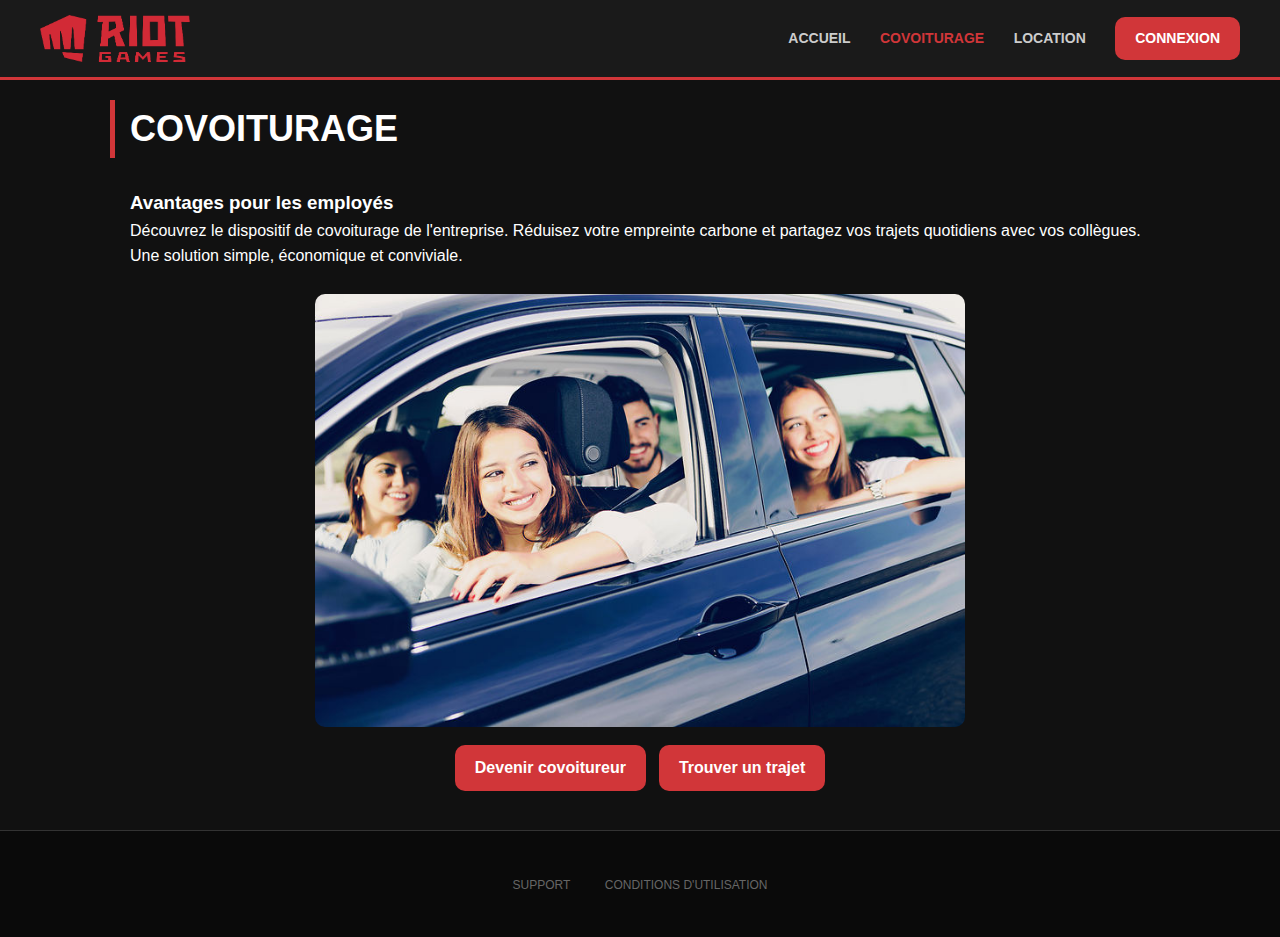
<file: Maquette Finale/AccueilCovoiturage.html>
<!DOCTYPE html>
<html lang="fr">
<head>
    <meta charset="UTF-8">
    <title>Covoiturage - Riot Games</title>
    <link rel="stylesheet" href="css/AccueilCovoiturage.css">
</head>
<body>

    <header>
        <img id="logo" src="img/pngegg.png" alt="">
        <nav>
            <a href="index.html">Accueil</a>
            <a href="AccueilCovoiturage.html"  style="color: #d13639;">Covoiturage</a>
            <a href="AccueilLocation.html">Location</a>
            <a href="SeConnecter.html" class="bouton-rouge">Connexion</a>
        </nav>
    </header>

    <main>
        <section>
            <h2>Covoiturage</h2>
            
            <div class="bloc-info">
                
                
                <div>
                    <h3>Avantages pour les employés</h3>
                    <p>
                        Découvrez le dispositif de covoiturage de l'entreprise. 
                        Réduisez votre empreinte carbone et partagez vos trajets quotidiens 
                        avec vos collègues. Une solution simple, économique et conviviale.
                    </p>
                    
                    <br>

                <img id="image_cov"src="./img/covoiturage-img.jpg" >

                    <div class="actions-boutons">
                        <a href="DevenirCovoitureur.html" class="bouton-rouge">Devenir covoitureur</a>
                        <a href="TrouverTrajet.html" class="bouton-rouge">Trouver un trajet</a>
                    </div>
                </div>

            </div>
        </section>
    </main>

    <footer>
        <a href="#">Support</a>
        <a href="#">Conditions d'utilisation</a>
    </footer>

</body>
</html>
</file>
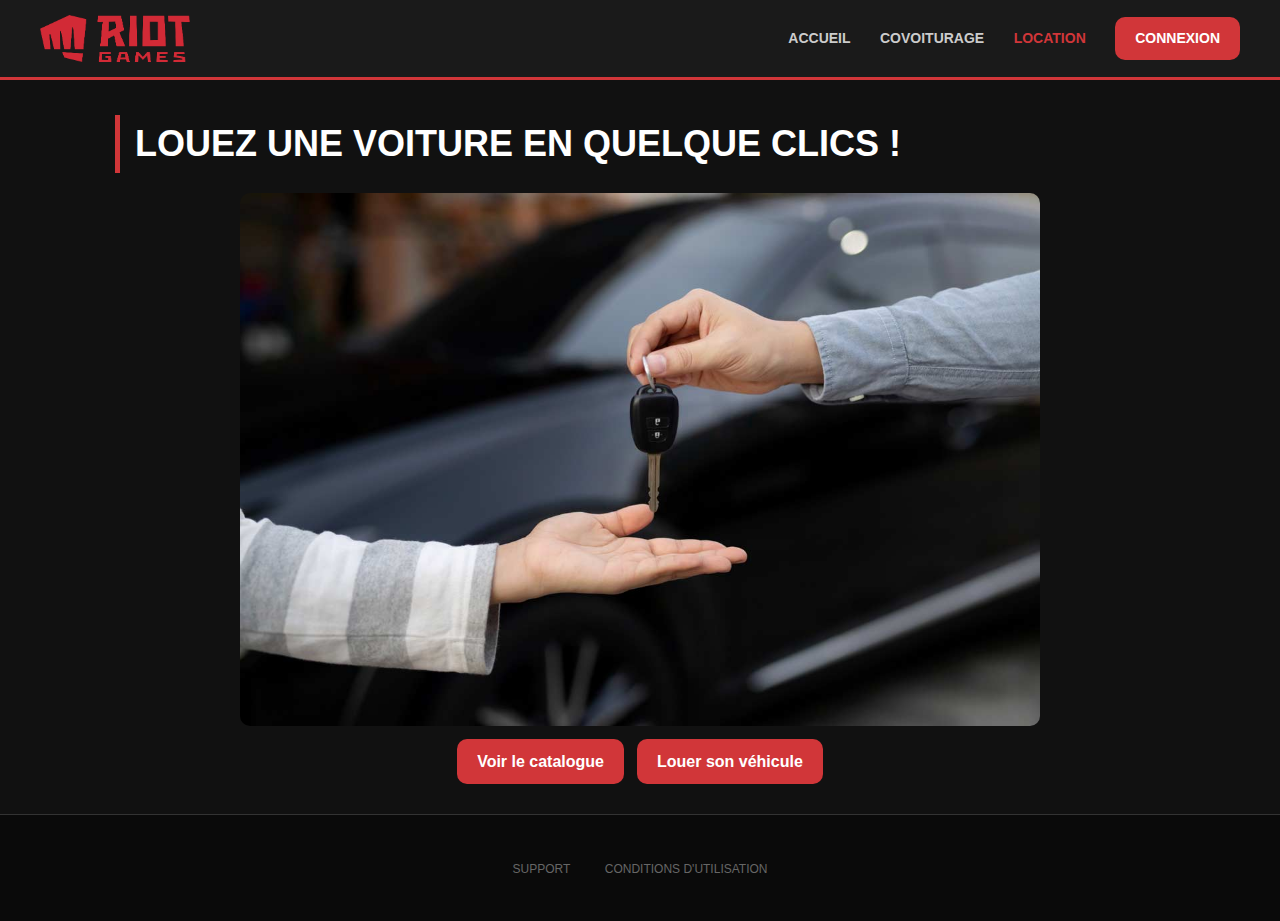
<file: Maquette Finale/AccueilLocation.html>
<!DOCTYPE html>
<html lang="fr">
<head>
    <meta charset="UTF-8">
    <title>Accueil Location - Riot Games</title>
    <link rel="stylesheet" href="css/AccueilLocation.css">
</head>
<body>

    <header>
        <img id="logo" src="img/pngegg.png" alt="">
        <nav>
            <a href="index.html">Accueil</a>
            <a href="AccueilCovoiturage.html">Covoiturage</a>
            <a href="AccueilLocation.html" style="color: #d13639;">Location</a>
            <a href="SeConnecter.html" class="bouton-rouge">Connexion</a>
        </nav>
    </header>

    <main>
        <section>
            <h2>Louez une voiture en quelque clics ! </h2>
                
            </section>

            <section class="galerie-images">
                <div class="cadre-image">
                    <img id="image_loc"src="./img/location.jpg" alt="Flotte de véhicules">
                </div>
            </section>

                    <div class="actions-boutons">
                        <a href="PageLocation.html" class="bouton-rouge">Voir le catalogue</a>
                        <a href="LouerSonVehicule.html" class="bouton-rouge">Louer son véhicule</a>
                    </div>
    </main>

    <footer>
        <a href="#">Support</a>
        <a href="#">Conditions d'utilisation</a>
    </footer>

</body>
</html>
</file>
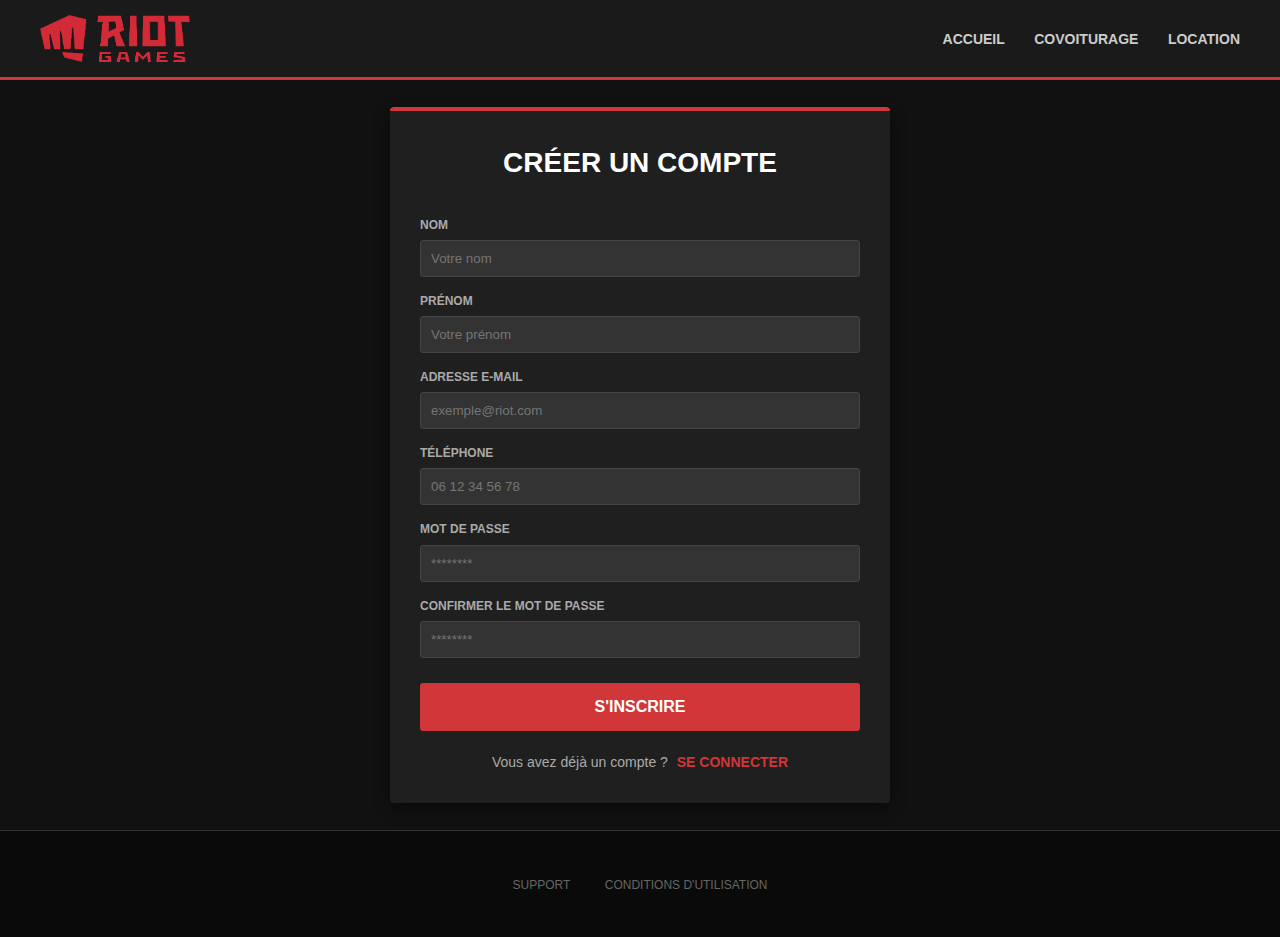
<file: Maquette Finale/CreerUnCompte.html>
<!DOCTYPE html>
<html lang="fr">
<head>
    <meta charset="UTF-8">
    <title>Créer un compte - Riot Games</title>
    <link rel="stylesheet" href="css/CreerUnCompte.css">
</head>
<body>

    <header>
        <img id="logo" src="img/pngegg.png" alt="">
        <nav>
            <a href="index.html">Accueil</a>
            <a href="AccueilCovoiturage.html">Covoiturage</a>
            <a href="AccueilLocation.html">Location</a>

        </nav>
    </header>

    <main>
        <div class="boite-inscription">
            <h2>Créer un compte</h2>
            
            <form>
                <label for="nom">Nom</label>
                <input type="text" id="nom" placeholder="Votre nom">

                <label for="prenom">Prénom</label>
                <input type="text" id="prenom" placeholder="Votre prénom">

                <label for="email">Adresse e-mail</label>
                <input type="email" id="email" placeholder="exemple@riot.com">

                <label for="tel">Téléphone</label>
                <input type="tel" id="tel" placeholder="06 12 34 56 78">

                <label for="mdp">Mot de passe</label>
                <input type="password" id="mdp" placeholder="********">

                <label for="mdp-confirm">Confirmer le mot de passe</label>
                <input type="password" id="mdp-confirm" placeholder="********">

                <button type="submit">S'inscrire</button>
            </form>

            <div class="lien-bas">
                <p>Vous avez déjà un compte ? <a href="SeConnecter.html" class="lien-rouge">Se connecter</a></p>
            </div>
        </div>
    </main>

    <footer>
        <a href="#">Support</a>
        <a href="#">Conditions d'utilisation</a>
    </footer>

</body>
</html>
</file>
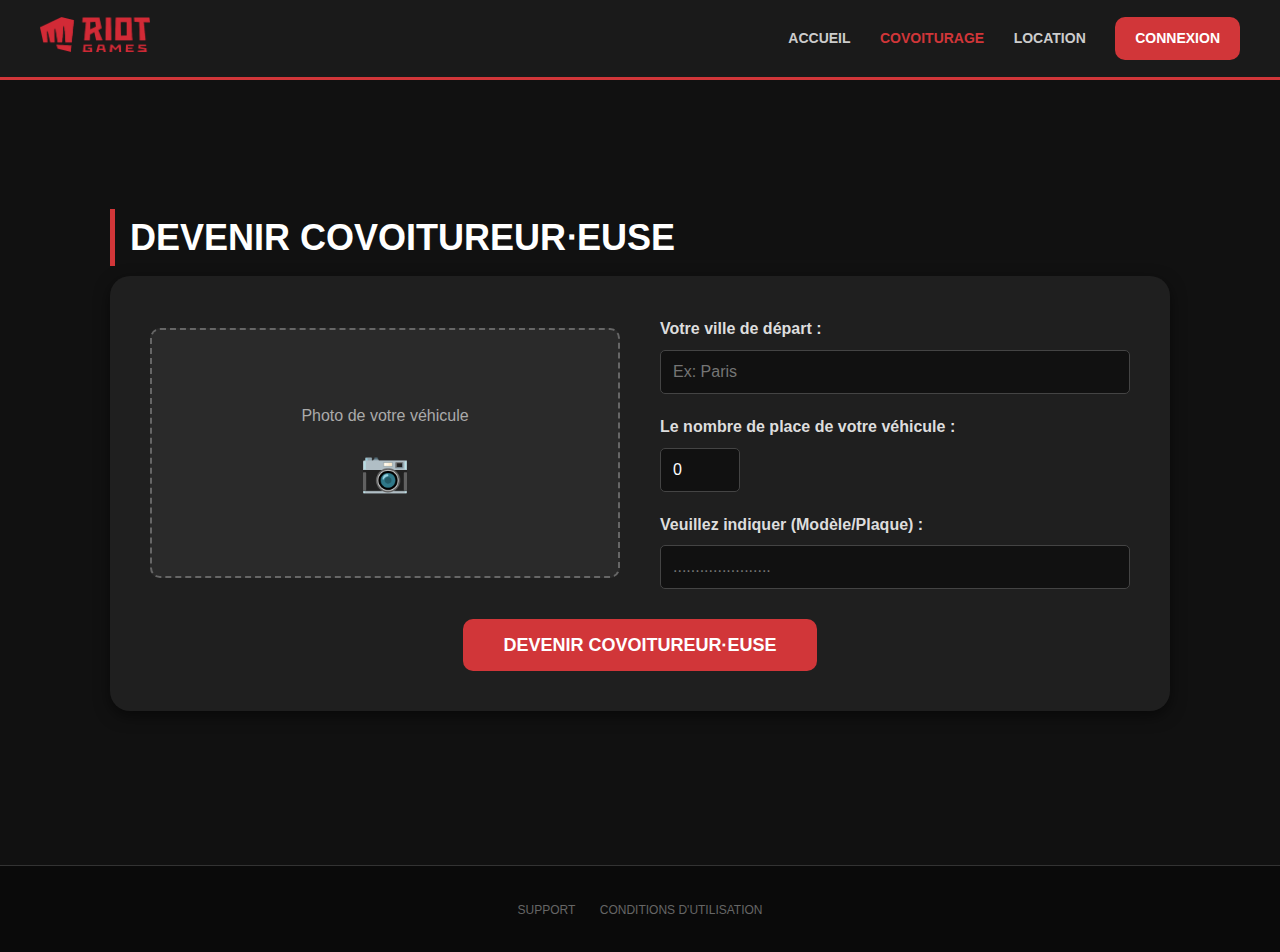
<file: Maquette Finale/DevenirCovoitureur.html>
<!DOCTYPE html>
<html lang="fr">
<head>
    <meta charset="UTF-8">
    <title>Devenir Covoitureur - Riot Games</title>
    <link rel="stylesheet" href="css/acceuil.css">
    <link rel="stylesheet" href="css/covoitureur.css">
</head>
<body>

    <header>
        <a href="https://www.riotgames.com/fr"> 
            <img id="logo" src="img/pngegg.png" alt="Logo Riot Games">
        </a>
        
        <nav>
            <a href="index.html">Accueil</a>
            <a href="AccueilCovoiturage.html" class="souligne-rouge" style="color: #d13639;">Covoiturage</a>
            <a href="AccueilLocation.html">Location</a>
            <a href="SeConnecter.html" class="bouton-rouge">Connexion</a>
        </nav>
    </header>

    <main>
        <section class="form-section">
            <h2>Devenir covoitureur⋅euse</h2>
            
            <div class="form-container">
                <form action="#" method="POST">
                    
                    <div class="form-layout">
                        <div class="form-left">
                            <div class="image-upload-box">
                                <label for="vehicule-photo">
                                    <span class="placeholder-text">Photo de votre véhicule</span>
                                    <span class="upload-icon">📷</span>
                                </label>
                                <input type="file" id="vehicule-photo" name="photo" accept="image/*">
                            </div>
                        </div>

                        <div class="form-right">
                            
                            <div class="form-group">
                                <label for="ville">Votre ville de départ :</label>
                                <input type="text" id="ville" name="ville" placeholder="Ex: Paris">
                            </div>

                            <div class="form-group">
                                <label for="places">Le nombre de place de votre véhicule :</label>
                                <input type="number" id="places" name="places" value="0" min="0" max="9">
                            </div>

                            <div class="form-group">
                                <label for="details">Veuillez indiquer (Modèle/Plaque) :</label>
                                <input type="text" id="details" name="details" placeholder="......................">
                            </div>

                        </div>
                    </div>

                    <div class="form-footer">
                        <button type="submit" class="bouton-rouge grand-bouton">Devenir covoitureur⋅euse</button>
                    </div>

                </form>
            </div>
        </section>
    </main>

    <footer>
        <a href="#">Support</a>
        <a href="#">Conditions d'utilisation</a>
    </footer>

</body>
</html>
</file>
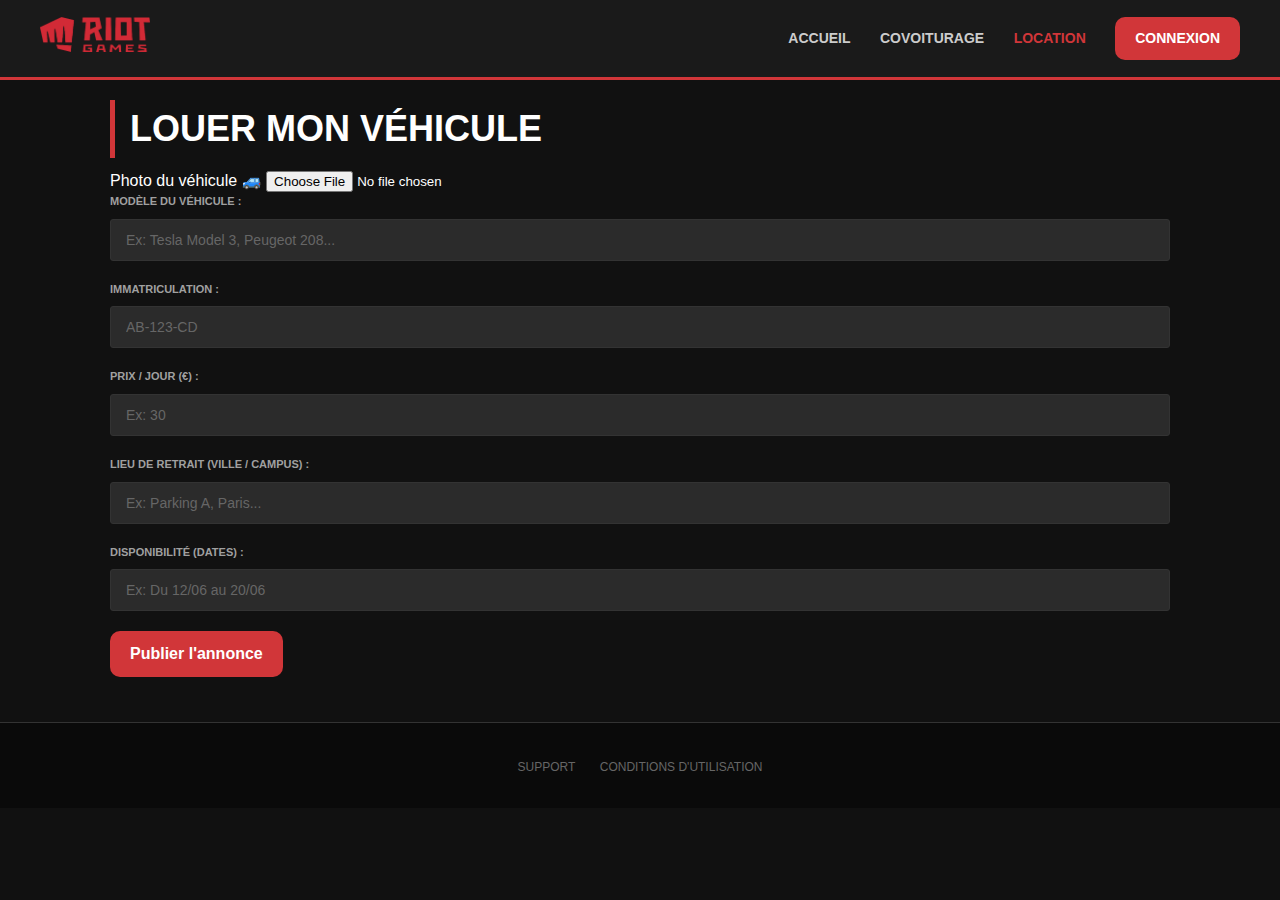
<file: Maquette Finale/LouerSonVehicule.html>
<!DOCTYPE html>
<html lang="fr">
<head>
    <meta charset="UTF-8">
    <title>Louer mon véhicule - Riot Games</title>
    <link rel="stylesheet" href="css/acceuil.css">
    <link rel="stylesheet" href="css/louer_vehicule.css">
</head>
<body>

    <header>
        <a href="https://www.riotgames.com/fr"> 
            <img id="logo" src="img/pngegg.png" alt="Logo Riot Games">
        </a>
        
        <nav>
            <a href="index.html">Accueil</a>
            <a href="AccueilCovoiturage.html">Covoiturage</a>
            <a href="AccueilLocation.html" class="souligne-rouge" style="color: #d13639;">Location</a>
            <a href="SeConnecter.html" class="bouton-rouge">Connexion</a>
        </nav>
    </header>

    <main>
        <section class="form-section">
            <h2>Louer mon véhicule</h2>
            
            <div class="form-container">
                <form action="#" method="POST">
                    
                    <div class="form-layout">
                        <div class="form-left">
                            <div class="image-upload-box">
                                <label for="vehicule-photo">
                                    <span class="placeholder-text">Photo du véhicule</span>
                                    <span class="upload-icon">🚙</span>
                                </label>
                                <input type="file" id="vehicule-photo" name="photo" accept="image/*">
                            </div>
                        </div>

                        <div class="form-right">
                            
                            <div class="form-group">
                                <label for="modele">Modèle du véhicule :</label>
                                <input type="text" id="modele" name="modele" placeholder="Ex: Tesla Model 3, Peugeot 208...">
                            </div>

                            <div class="form-group-row">
                                <div class="form-group half-width">
                                    <label for="immatriculation">Immatriculation :</label>
                                    <input type="text" id="immatriculation" name="immatriculation" placeholder="AB-123-CD">
                                </div>
                                <div class="form-group half-width">
                                    <label for="prix">Prix / jour (€) :</label>
                                    <input type="number" id="prix" name="prix" min="0" placeholder="Ex: 30">
                                </div>
                            </div>

                            <div class="form-group">
                                <label for="lieu">Lieu de retrait (Ville / Campus) :</label>
                                <input type="text" id="lieu" name="lieu" placeholder="Ex: Parking A, Paris...">
                            </div>

                            <div class="form-group">
                                <label for="disponibilite">Disponibilité (Dates) :</label>
                                <input type="text" id="disponibilite" name="disponibilite" placeholder="Ex: Du 12/06 au 20/06">
                            </div>

                        </div>
                    </div>

                    <div class="form-footer">
                        <a href="#" class="bouton-rouge">Publier l'annonce</a>
                    </div>

                </form>
            </div>
        </section>
    </main>

    <footer>
        <a href="#">Support</a>
        <a href="#">Conditions d'utilisation</a>
    </footer>

</body>
</html>
</file>
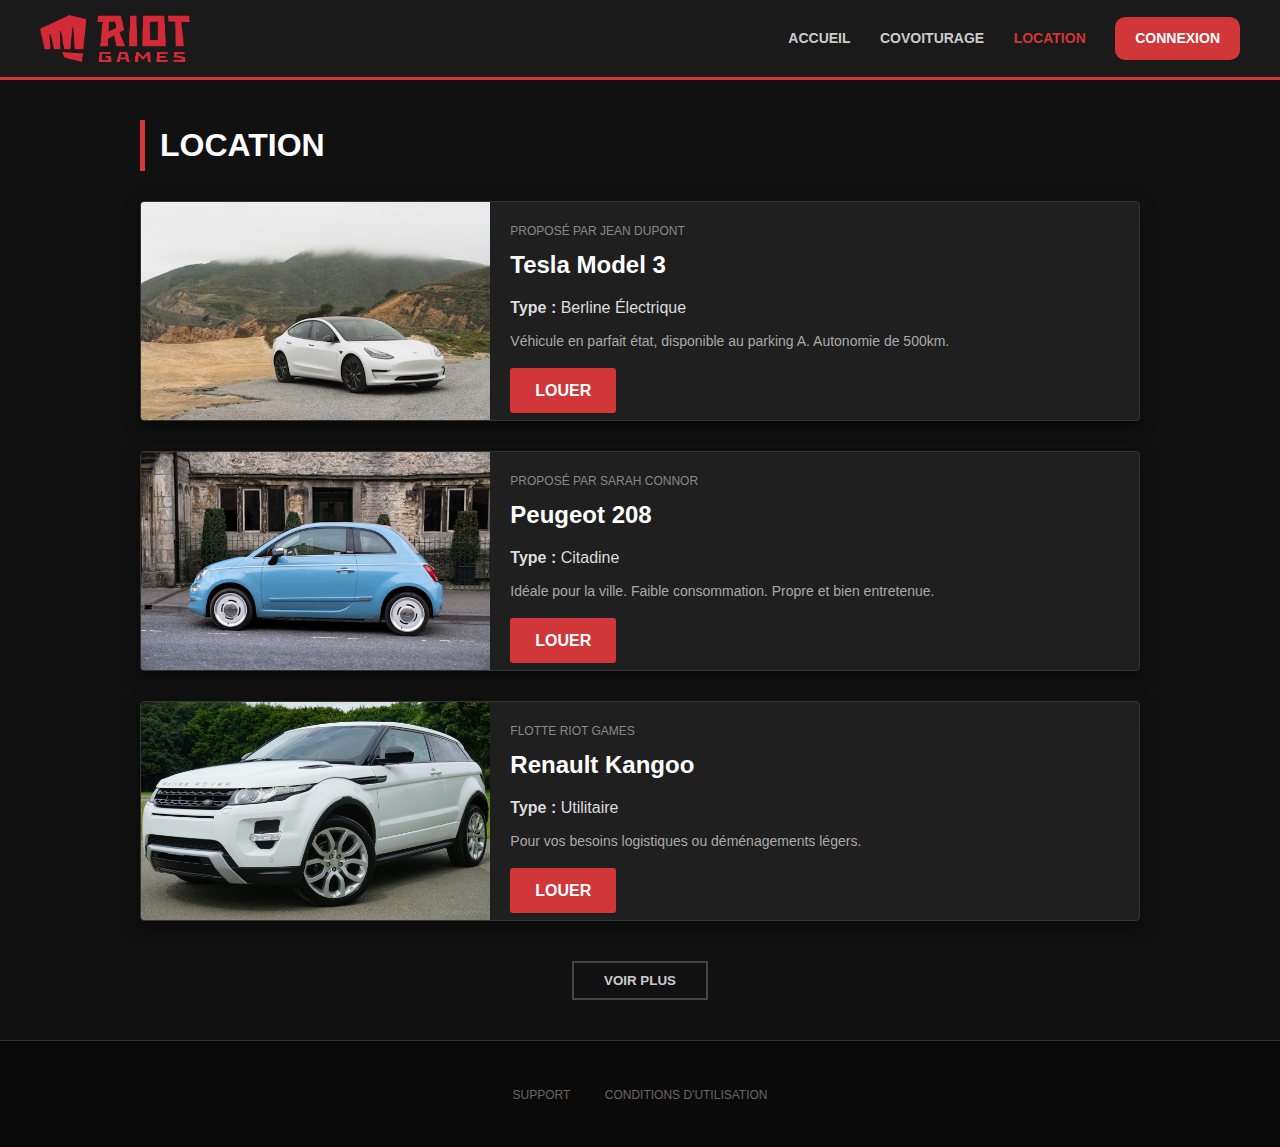
<file: Maquette Finale/PageLocation.html>
<!DOCTYPE html>
<html lang="fr">
<head>
    <meta charset="UTF-8">
    <title>Location - Riot Games</title>
    <link rel="stylesheet" href="css/PageLocation.css">
</head>
<body>

    <header>
        <img id="logo" src="img/pngegg.png" alt="">
         <nav>
            <a href="index.html" >Accueil</a>
            <a href="AccueilCovoiturage.html" >Covoiturage</a>
            <a href="AccueilLocation.html"style="color: #d13639;">Location</a>
            <a href="SeConnecter.html" class="bouton-rouge">Connexion</a>
        </nav>
    </header>

    <main>
        <div class="conteneur-principal">
            <h2>Location</h2>
            
            <div class="liste-vehicules">

                <article class="carte-vehicule">
                    <div class="coin-image">
                        <img src="./img/imageTesla.jpeg" alt="Tesla">
                    </div>
                    <div class="coin-infos">
                        <span class="nom-loueur">Proposé par Jean Dupont</span>
                        <h3>Tesla Model 3</h3>
                        <p class="details"><strong>Type :</strong> Berline Électrique</p>
                        <p class="description">Véhicule en parfait état, disponible au parking A. Autonomie de 500km.</p>
                        <a href="#" class="bouton-louer">Louer</a>
                    </div>
                </article>

                <article class="carte-vehicule">
                    <div class="coin-image">
                        <img src="./img/imagevoiturebleu.jpeg" alt="Peugeot">
                    </div>
                    <div class="coin-infos">
                        <span class="nom-loueur">Proposé par Sarah Connor</span>
                        <h3>Peugeot 208</h3>
                        <p class="details"><strong>Type :</strong> Citadine</p>
                        <p class="description">Idéale pour la ville. Faible consommation. Propre et bien entretenue.</p>
                        <a href="#" class="bouton-louer">Louer</a>
                    </div>
                </article>

                <article class="carte-vehicule">
                    <div class="coin-image">
                        <img src="./img/RangeRover.jpeg" alt="Renault">
                    </div>
                    <div class="coin-infos">
                        <span class="nom-loueur">Flotte Riot Games</span>
                        <h3>Renault Kangoo</h3>
                        <p class="details"><strong>Type :</strong> Utilitaire</p>
                        <p class="description">Pour vos besoins logistiques ou déménagements légers.</p>
                        <a href="#" class="bouton-louer">Louer</a>
                    </div>
                </article>

            </div>

            <div class="zone-voir-plus">
                <button class="bouton-secondaire">Voir plus</button>
            </div>
        </div>
    </main>

    <footer>
        <a href="#">Support</a>
        <a href="#">Conditions d'utilisation</a>
    </footer>

</body>
</html>
</file>
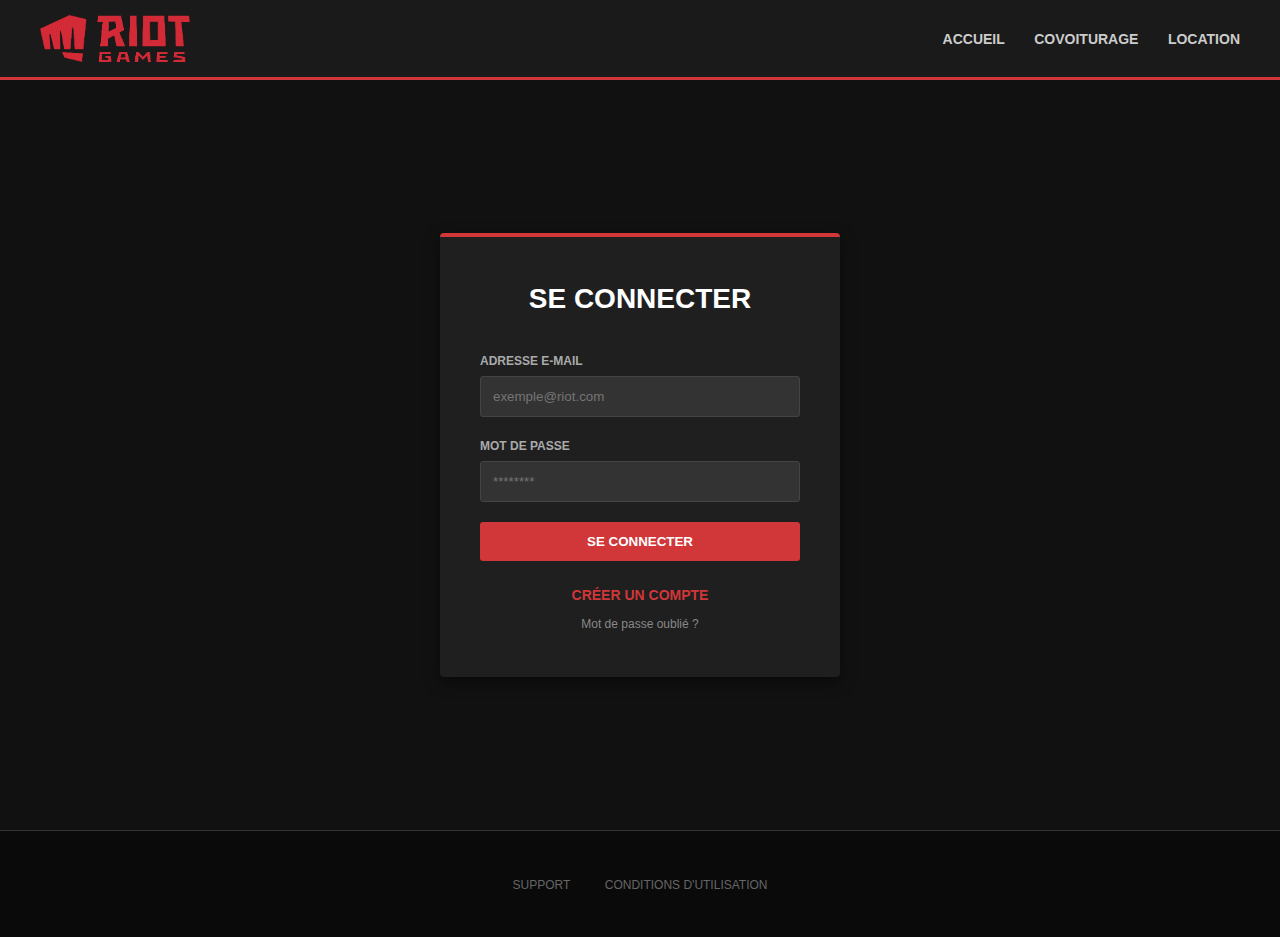
<file: Maquette Finale/SeConnecter.html>
<!DOCTYPE html>
<html lang="fr">
<head>
    <meta charset="UTF-8">
    <title>Se connecter - Riot Games</title>
    <link rel="stylesheet" href="css/SeConnecter.css">
</head>
<body>

    <header>
        <img id="logo" src="img/pngegg.png" alt="">
        <nav>
            <a href="index.html">Accueil</a>
            <a href="AccueilCovoiturage.html">Covoiturage</a>
            <a href="AccueilLocation.html">Location</a>
        </nav>
    </header>

    <main>
        <div class="boite-connexion">
            <h2>Se connecter</h2>
            
            <form>
                <label for="email">Adresse e-mail</label>
                <input type="email" id="email" placeholder="exemple@riot.com">

                <label for="mdp">Mot de passe</label>
                <input type="password" id="mdp" placeholder="********">

                <button type="submit">Se connecter</button>
            </form>

            <div class="liens-bas">
                <a href="CreerUnCompte.html" class="lien-rouge">Créer un compte</a>
                <br>
                <a href="#" class="lien-gris">Mot de passe oublié ?</a>
            </div>
        </div>
    </main>

    <footer>
        <a href="#">Support</a>
        <a href="#">Conditions d'utilisation</a>
    </footer>

</body>
</html>
</file>
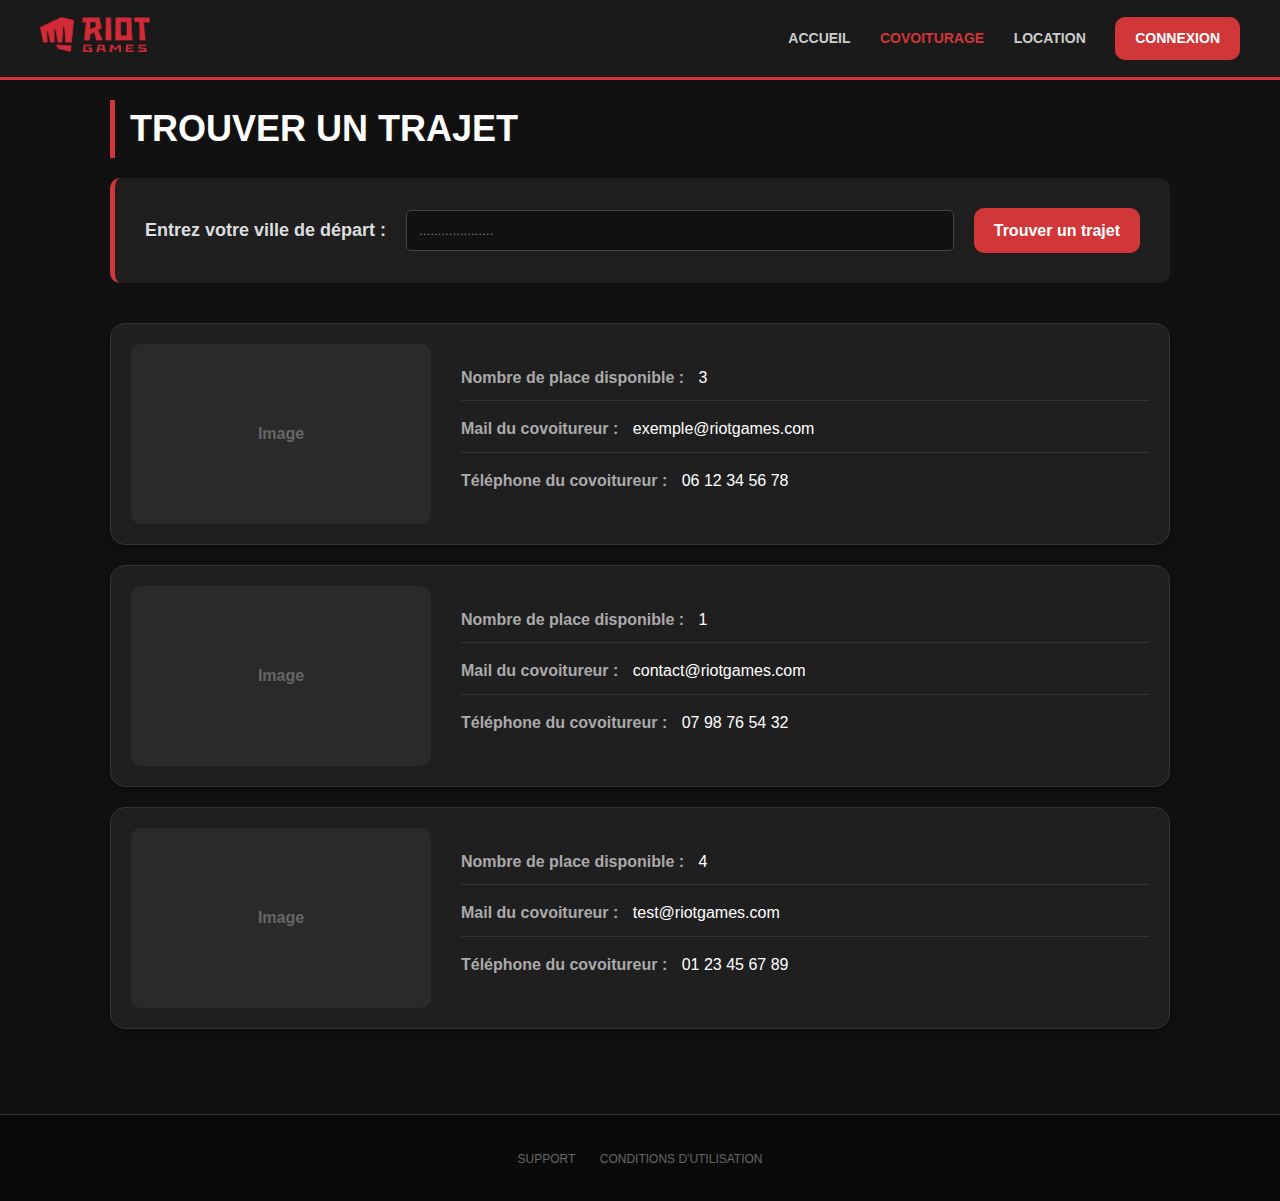
<file: Maquette Finale/TrouverTrajet.html>
<!DOCTYPE html>
<html lang="fr">
<head>
    <meta charset="UTF-8">
    <title>Trouver un trajet - Riot Games</title>
    <link rel="stylesheet" href="css/acceuil.css">
    <link rel="stylesheet" href="css/trouver_trajet.css">
</head>
<body>

    <header>
        <a href="https://www.riotgames.com/fr"> 
            <img id="logo" src="img/pngegg.png" alt="Logo Riot Games">
        </a>
        
        <nav>
            <a href="index.html">Accueil</a>
            <a href="AccueilCovoiturage.html" class="souligne-rouge" style="color: #d13639;">Covoiturage</a>
            <a href="AccueilLocation.html">Location</a>
            <a href="SeConnecter.html" class="bouton-rouge">Connexion</a>
        </nav>
    </header>

    <main>
        <section class="main-title">
            <h2>Trouver un trajet</h2>
        </section>

        <section class="search-container">
            <form class="search-form" action="#" method="GET">
                <label for="ville-depart">Entrez votre ville de départ :</label>
                <input type="text" id="ville-depart" name="ville" placeholder="....................">
                <a href="#" class="bouton-rouge">Trouver un trajet</a>
            </form>
        </section>

        <section class="results-container">
            
            <article class="trajet-card">
                <div class="card-image">
                    <span>Image</span>
                </div>
                <div class="card-details">
                    <div class="detail-row">
                        <span class="label">Nombre de place disponible :</span>
                        <span class="value">3</span>
                    </div>
                    <div class="detail-row">
                        <span class="label">Mail du covoitureur :</span>
                        <span class="value">exemple@riotgames.com</span>
                    </div>
                    <div class="detail-row">
                        <span class="label">Téléphone du covoitureur :</span>
                        <span class="value">06 12 34 56 78</span>
                    </div>
                </div>
            </article>

            <article class="trajet-card">
                <div class="card-image">
                    <span>Image</span>
                </div>
                <div class="card-details">
                    <div class="detail-row">
                        <span class="label">Nombre de place disponible :</span>
                        <span class="value">1</span>
                    </div>
                    <div class="detail-row">
                        <span class="label">Mail du covoitureur :</span>
                        <span class="value">contact@riotgames.com</span>
                    </div>
                    <div class="detail-row">
                        <span class="label">Téléphone du covoitureur :</span>
                        <span class="value">07 98 76 54 32</span>
                    </div>
                </div>
            </article>

            <article class="trajet-card">
                <div class="card-image">
                    <span>Image</span>
                </div>
                <div class="card-details">
                    <div class="detail-row">
                        <span class="label">Nombre de place disponible :</span>
                        <span class="value">4</span>
                    </div>
                    <div class="detail-row">
                        <span class="label">Mail du covoitureur :</span>
                        <span class="value">test@riotgames.com</span>
                    </div>
                    <div class="detail-row">
                        <span class="label">Téléphone du covoitureur :</span>
                        <span class="value">01 23 45 67 89</span>
                    </div>
                </div>
            </article>

        </section>
    </main>

    <footer>
        <a href="#">Support</a>
        <a href="#">Conditions d'utilisation</a>
    </footer>

</body>
</html>
</file>
<file: Maquette Finale/css/AccueilCovoiturage.css>
/*BASES*/
* {
    margin: 0;
    padding: 0;
    box-sizing: border-box;
}

div{
    padding: 10px;
}

body {
    background-color: #111; 
    color: white;           
    font-family: Arial, sans-serif;
    line-height: 1.6;
    height: 100vh;
}

#image_cov{
    margin: 0 50%;
    transform: translateX(-50%);
    width: 650px;
    border-radius: 10px;
    
}

#logo {
    width: 150px;
}

/*HEADER*/
header {
    background-color: #1a1a1a;
    padding: 20px 40px;
    border-bottom: 3px solid #d13639; 
    display: flex;
    justify-content: space-between;
    align-items: center;
    height: 80px;
}

header h1 {
    color: #d13639;
    text-transform: uppercase;
    letter-spacing: 2px;
    font-size: 24px;
}

nav a {
    color: #ccc;
    text-decoration: none;
    margin-left: 25px;
    font-weight: bold;
    text-transform: uppercase;
    font-size: 14px;
    position: relative;
    display: inline-block;
}

nav a:nth-child(-n+3)::after {
    content: "";
    position: absolute;
    left: 0;
    bottom: -3px;       
    height: 2px;
    width: 100%;
    background: #d13639;
    transform: scaleX(0);
    transform-origin: left;
    transition: transform 0.3s ease;
}


nav a:nth-child(-n+3):hover::after {
    transform: scaleX(1);
}

nav a:hover {
    color: white;
}

main {
    max-width: 1100px;
    margin: 0 auto; 
    padding: 20px 20px;
    height: 750px;
}

section {
    margin-bottom: 20px; 
}

section h2 {
    font-size: 36px;
    text-transform: uppercase;
    margin-bottom: 10px;
    border-left: 5px solid #d13639;
    padding-left: 15px;
}


.actions-boutons {
    display: flex;
    gap: 13px;
    justify-content: center;
}

.bouton-rouge {
    background-color: #d13639;
    color: white;
    padding: 10px 20px;
    text-decoration: none;
    border-radius: 3px;
    font-weight: bold;
    display: inline-block;
    text-align: center;
    border: none;
    cursor: pointer;
    transition: 0.3s;
    border-radius: 10px;
}

.bouton-rouge:hover {
    background-color: #b02a2d;
}


.grille-voitures {
    display: flex;
    flex-wrap: wrap; 
    gap: 30px;       
    justify-content: center; 
}

.carte-voiture {
    background-color: #1f1f1f; 
    width: 300px;              
    border-radius: 4px;
    overflow: hidden;        
    box-shadow: 0 4px 10px rgba(0,0,0,0.5); 
    border: 1px solid #333;    
    display: flex;
    flex-direction: column;    
    transition: transform 0.3s; 
}


.carte-voiture:hover {
    transform: translateY(-5px); 
    border-color: #d13639;       
}


.carte-voiture img {
    width: 100%;
    height: 200px;    
    object-fit: cover; 
}


.contenu-carte {
    padding: 20px;
    display: flex;
    flex-direction: column;
    height: 100%; 
}

.contenu-carte h3 {
    font-size: 20px;
    margin-bottom: 5px;
    color: white;
}

.contenu-carte p {
    color: #aaa; 
    font-size: 14px;
    margin-bottom: 20px;
}

.contenu-carte .bouton-rouge {
    margin-top: auto; 
    width: 100%;
}

/*footer*/
footer {
    background-color: #0a0a0a;
    padding: 40px;
    text-align: center;
    border-top: 1px solid #333;
    margin-top: auto; 
}

footer a {
    color: #666;
    text-decoration: none;
    margin: 0 15px;
    font-size: 12px;
    text-transform: uppercase;
}

footer a:hover {
    color: #d13639;
}
</file>
<file: Maquette Finale/css/AccueilLocation.css>
/*BASES*/
* {
    margin: 0;
    padding: 0;
    box-sizing: border-box;
}

body {
    background-color: #111;
    color: white;
    font-family: Arial, sans-serif;
    line-height: 1.6;
    
}

#image_loc{
    margin: 0 50%;
    transform: translateX(-50%);
    width: 800px;
    border-radius: 10px;
}

#logo {
    width: 150px;
}

/*Header*/
header {
    background-color: #1a1a1a; 
    padding: 20px 40px;
    border-bottom: 3px solid #d13639; 
    display: flex;            
    justify-content: space-between; 
    align-items: center;      
    height: 80px;
}

nav a {
    color: #ccc;
    text-decoration: none;
    margin-left: 25px;
    font-weight: bold;
    text-transform: uppercase;
    font-size: 14px;
    position: relative;
    display: inline-block;
}

nav a:nth-child(-n+3)::after {
    content: "";
    position: absolute;
    left: 0;
    bottom: -3px;       
    height: 2px;
    width: 100%;
    background: #d13639;
    transform: scaleX(0);
    transform-origin: left;
    transition: transform 0.3s ease;
}


nav a:nth-child(-n+3):hover::after {
    transform: scaleX(1);
}

nav a:hover {
    color: white;
}

/*CONTENU PRINCIPAL*/
main {
    max-width: 1100px;
    margin: 0 auto;
    padding: 30px 20px;
}
section{
    padding: 5px;
    
}

section p{
    text-align: center;
    font-size: 20px;
}



section h2 {
    font-size: 36px;
    text-transform: uppercase;
    margin-bottom: 10px;
    border-left: 5px solid #d13639;
    padding-left: 15px;
    
}

.bloc-info {
    display: flex;          
    align-items: center;    
    gap: 40px;              
    background-color: #1f1f1f;
    padding: 30px;
    border-radius: 5px;
    border: 1px solid #333;
}


.bloc-info img {
    width: 45%;             
    height: 200px;
    object-fit: cover;
    border-radius: 4px;
    box-shadow: 0 4px 10px rgba(0,0,0,0.5);
}


.bloc-info h3 {
    color: #d13639;
    font-size: 22px;
    margin-bottom: 15px;
    text-transform: uppercase;
}

.bloc-info p {
    color: #ccc;
    font-size: 16px;
    margin-bottom: 20px;
}


.actions-boutons {
    display: flex;
    gap: 13px;
    justify-content: center;
}


.bouton-rouge {
    background-color: #d13639;
    color: white;
    padding: 10px 20px;
    text-decoration: none;
    border-radius: 2px; 
    font-weight: bold;
    display: inline-block; 
    transition: 0.3s; 
    border-radius: 10px;
}

.bouton-rouge:hover {
    background-color: #b02a2d; 
}


/*footer*/
footer {
    background-color: #0a0a0a;
    padding: 40px;
    text-align: center;
    border-top: 1px solid #333;
    margin-top: auto; 
}

footer a {
    color: #666;
    text-decoration: none;
    margin: 0 15px;
    font-size: 12px;
    text-transform: uppercase;
}

footer a:hover {
    color: #d13639;
}
</file>
<file: Maquette Finale/css/CreerUnCompte.css>
/*BASES*/
* {
    margin: 0;
    padding: 0;
    box-sizing: border-box;
}

body {
    background-color: #111;
    color: white;
    font-family: Arial, sans-serif;
    line-height: 1.6;
}

#logo {
    width: 150px;
}

/*HEADER*/
header {
    background-color: #1a1a1a;
    padding: 20px 40px;
    border-bottom: 3px solid #d13639;
    display: flex;
    justify-content: space-between;
    align-items: center;
    height: 80px;
}

header h1 {
    color: #d13639;
    text-transform: uppercase;
    font-size: 24px;
}

nav a {
    color: #ccc;
    text-decoration: none;
    margin-left: 25px;
    font-weight: bold;
    text-transform: uppercase;
    font-size: 14px;
    position: relative;
    display: inline-block;
}

nav a::after {
    content: "";
    position: absolute;
    left: 0;
    bottom: -3px;       
    height: 2px;
    width: 100%;
    background: #d13639;
    transform: scaleX(0);
    transform-origin: left;
    transition: transform 0.3s ease;
}


nav a:hover::after {
    transform: scaleX(1);
}

nav a:hover {
    color: white;
}

/*MAIN*/
main {
    flex-grow: 1;
    display: flex;
    justify-content: center;
    align-items: center;
    padding: 40px 20px;
    height: 750px;
}
.boite-inscription {
    background-color: #1f1f1f;
    width: 500px;             
    padding: 30px;
    border-top: 4px solid #d13639;
    border-radius: 4px;
    box-shadow: 0 5px 15px rgba(0,0,0,0.5);
}

.boite-inscription h2 {
    text-transform: uppercase;
    margin-bottom: 30px;
    text-align: center;
    font-size: 28px;
}

/* Champs du formulaire */
.boite-inscription label {
    display: block;
    margin-bottom: 5px;
    color: #aaa;
    font-size: 12px;
    text-transform: uppercase;
    font-weight: bold;
}

.boite-inscription input {
    width: 100%;
    padding: 10px;
    margin-bottom: 15px;
    background-color: #333;
    border: 1px solid #444;
    color: white;
    border-radius: 3px;
}

.boite-inscription input:focus {
    outline: none;
    border-color: #d13639;
}

/* Bouton */
.boite-inscription button {
    width: 100%;
    padding: 15px;
    background-color: #d13639;
    color: white;
    border: none;
    font-weight: bold;
    text-transform: uppercase;
    cursor: pointer;
    margin-top: 10px;
    margin-bottom: 20px;
    border-radius: 3px;
    font-size: 16px;
}

.boite-inscription button:hover {
    background-color: #b02a2d;
}

/* Lien bas */
.lien-bas {
    text-align: center;
    font-size: 14px;
    color: #aaa;
}

.lien-rouge {
    color: #d13639;
    text-decoration: none;
    font-weight: bold;
    text-transform: uppercase;
    margin-left: 5px;
}

/*footer*/
footer {
    background-color: #0a0a0a;
    padding: 40px;
    text-align: center;
    border-top: 1px solid #333;
    margin-top: auto; 
}

footer a {
    color: #666;
    text-decoration: none;
    margin: 0 15px;
    font-size: 12px;
    text-transform: uppercase;
}

footer a:hover {
    color: #d13639;
}
</file>
<file: Maquette Finale/css/acceuil.css>
/* La vidéo */
#video-background {
    position: absolute;
    top: 0;
    left: 0;
    width: 100%;
    height: 100%;      
    object-fit: cover; 
    z-index: -1;       
}

/*BASES*/
* {
    margin: 0;
    padding: 0;
    box-sizing: border-box;
}

body {
    background-color: #111; 
    color: white;           
    font-family: Arial, sans-serif; 
    line-height: 1.6;       
}



#logo {
    width:110px;
}

/*HEADER*/
header {
   background-color: #1a1a1a; 
    padding: 10px 40px;
    border-bottom: 3px solid #d13639; 
    display: flex;            
    justify-content: space-between; 
    align-items: center;      
    height: 80px;
}

nav a {
    color: #ccc;
    text-decoration: none;
    margin-left: 25px;
    font-weight: bold;
    text-transform: uppercase;
    font-size: 14px;
    position: relative;
    display: inline-block;
}

nav a:nth-child(-n+3)::after {
    content: "";
    position: absolute;
    left: 0;
    bottom: -3px;       
    height: 2px;
    width: 100%;
    background: #d13639;
    transform: scaleX(0);
    transform-origin: left;
    transition: transform 0.3s ease;
}


nav a:nth-child(-n+3):hover::after {
    transform: scaleX(1);
}

nav a:hover {
    color: white;
}


.bouton-rouge {
    background-color: #d13639;
    color: white;
    padding: 10px 20px;
    text-decoration: none;
    border-radius: 2px;
    font-weight: bold;
    display: inline-block; 
    transition: 0.3s; 
    border-radius: 10px;
}

.bouton-rouge:hover {
    background-color: #b02a2d; 
}

/*MAIN*/
main {
    max-width: 1100px; 
    margin: 0 auto;    
    padding: 20px 20px;
    
}

/*SECTIONS*/
section {
    margin-bottom: 10px; 
    height: 80%;
}


section h2 {
    font-size: 36px;
    text-transform: uppercase;
    margin-bottom: 10px;
    border-left: 5px solid #d13639; 
    padding-left: 15px;
}

.bloc-info {
    
    background-color: #1f1f1fb9; 
    display: flex;             
    border-radius: 4px;
    overflow: hidden;          
    box-shadow: 0 5px 15px rgba(0,0,0,0.5); 
    border-radius: 20px;
}



.bloc-info img {
    width: 50%;        
    object-fit: cover; 
    min-height: 300px; 
    border-radius: 20px;
}


.bloc-info div {
    width: 50%;        
    padding: 40px;     
    display: flex;
    flex-direction: column; 
    justify-content: center; 
}

.bloc-info h3 {
    font-size: 24px;
    margin-bottom: 15px;
    color: white;
}

.bloc-info p {
    color: #aaa; 
    margin-bottom: 25px;
}

/*footer*/
footer {
    background-color: #0a0a0a;
    padding: 30px;
    text-align: center;
    border-top: 1px solid #333;
    margin-top: 15px;
}

footer a {
    color: #666;
    text-decoration: none;
    margin: 0 10px;
    font-size: 12px;
    text-transform: uppercase;
}

footer a:hover {
    color: #d13639;
}
</file>
<file: Maquette Finale/css/covoitureur.css>
.form-section {
    display: flex;
    flex-direction: column;
    justify-content: center;
    min-height: 80vh;
}

.form-container {

    background-color: #1f1f1f; 
    border-radius: 20px;
    padding: 40px;
    box-shadow: 0 5px 15px rgba(0,0,0,0.5);
    color: white;

}

.form-layout {
    display: flex;
    gap: 40px;
    margin-bottom: 30px;
}

.form-left {
    flex: 1;
    display: flex;
    align-items: center;
    justify-content: center;
}

.image-upload-box {
    width: 100%;
    height: 250px;
    background-color: #2a2a2a;
    border: 2px dashed #666;
    border-radius: 10px;
    display: flex;
    align-items: center;
    justify-content: center;
    cursor: pointer;
    transition: 0.3s;
    position: relative;
}

.image-upload-box:hover {
    border-color: #d13639;
    background-color: #333;
}

.image-upload-box input[type="file"] {
    position: absolute;
    width: 100%;
    height: 100%;
    opacity: 0;
    cursor: pointer;
}

.image-upload-box label {
    display: flex;
    flex-direction: column;
    align-items: center;
    color: #aaa;
    pointer-events: none;
}

.upload-icon {
    font-size: 40px;
    margin-top: 10px;
}

.form-right {
    flex: 1;
    display: flex;
    flex-direction: column;
    justify-content: center;
    gap: 20px;
}

.form-group {
    display: flex;
    flex-direction: column;
}

.form-group label {
    margin-bottom: 8px;
    font-weight: bold;
    color: #ddd;
}

.form-group input {
    background-color: #111;
    border: 1px solid #444;
    padding: 12px;
    color: white;
    border-radius: 5px;
    font-size: 16px;
    outline: none;
    transition: border-color 0.3s;
}

.form-group input:focus {
    border-color: #d13639;
}

.form-group input[type="number"] {
    width: 80px;
}


.form-footer {
    display: flex;
    justify-content: center; 
    margin-top: 20px;
}

.grand-bouton {
    padding: 15px 40px;
    font-size: 18px;
    border: none;
    cursor: pointer;
    text-transform: uppercase;
}
</file>
<file: Maquette Finale/css/louer_vehicule.css>
/* --- Mise en page globale de la section --- */
.signup-section {
    display: flex;
    justify-content: center;
    align-items: center;
    min-height: 85vh; /* Centre verticalement sur l'écran */
    padding: 20px;
}

/* --- La carte du formulaire --- */
.signup-card {
    background-color: #191919; /* Fond très sombre comme sur l'image */
    width: 100%;
    max-width: 500px; /* Largeur max pour que ça ressemble à l'image */
    padding: 40px;
    border-top: 4px solid #d13639; /* La ligne rouge en haut */
    box-shadow: 0 10px 25px rgba(0,0,0,0.5);
    border-radius: 4px; /* Coins très légèrement arrondis */
}

/* Titre "CRÉER UN COMPTE" */
.signup-card h1 {
    text-align: center;
    color: white;
    text-transform: uppercase;
    font-size: 28px;
    margin-bottom: 30px;
    letter-spacing: 1px;
}

/* --- Styles des champs --- */
.form-group {
    margin-bottom: 20px;
}

.form-group label {
    display: block;
    color: #a0a0a0; /* Gris clair pour les labels */
    font-size: 11px;
    font-weight: bold;
    text-transform: uppercase;
    margin-bottom: 8px;
    font-family: Arial, sans-serif;
}

.form-group input {
    width: 100%;
    background-color: #2b2b2b; /* Fond des inputs (gris moyen) */
    border: 1px solid #333; /* Bordure très subtile */
    color: white;
    padding: 12px 15px;
    font-size: 14px;
    border-radius: 3px;
    outline: none;
    transition: background-color 0.3s;
}

/* Effet quand on clique dans un champ */
.form-group input:focus {
    background-color: #333;
    border-color: #444;
}

/* Couleur du texte placeholder (le texte gris par défaut) */
.form-group input::placeholder {
    color: #666;
}

/* --- Bouton S'INSCRIRE --- */
.signup-btn {
    width: 100%;
    background-color: #d13639;
    color: white;
    border: none;
    padding: 15px;
    font-size: 16px;
    font-weight: bold;
    text-transform: uppercase;
    border-radius: 3px;
    cursor: pointer;
    margin-top: 10px;
    transition: background-color 0.3s;
}

.signup-btn:hover {
    background-color: #b02a2d;
}

/* --- Pied de formulaire (Lien Se connecter) --- */
.signup-footer {
    text-align: center;
    margin-top: 25px;
    font-size: 14px;
    color: #aaa;
}

.signup-footer a {
    color: #d13639;
    text-decoration: none;
    font-weight: bold;
    text-transform: uppercase;
    margin-left: 5px;
}

.signup-footer a:hover {
    text-decoration: underline;
}
</file>
<file: Maquette Finale/css/PageLocation.css>
/*BASES*/
* {
    margin: 0;
    padding: 0;
    box-sizing: border-box;
}

body {
    background-color: #111;
    color: white;
    font-family: Arial, sans-serif;
    line-height: 1.6;
}

#logo {
    width: 150px;
}

/*HEADER*/
header {
    background-color: #1a1a1a;
    padding: 20px 40px;
    border-bottom: 3px solid #d13639;
    display: flex;
    justify-content: space-between;
    align-items: center;
    height: 80px;
}

nav a {
    color: #ccc;
    text-decoration: none;
    margin-left: 25px;
    font-weight: bold;
    text-transform: uppercase;
    font-size: 14px;
    position: relative;
    display: inline-block;
}

nav a:nth-child(-n+3)::after {
    content: "";
    position: absolute;
    left: 0;
    bottom: -3px;       
    height: 2px;
    width: 100%;
    background: #d13639;
    transform: scaleX(0);
    transform-origin: left;
    transition: transform 0.3s ease;
}


nav a:nth-child(-n+3):hover::after {
    transform: scaleX(1);
}

nav a:hover {
    color: white;
}


.bouton-rouge {
    background-color: #d13639;
    color: white;
    padding: 10px 20px;
    text-decoration: none;
    border-radius: 2px; 
    font-weight: bold;
    display: inline-block; 
    transition: 0.3s; 
    border-radius: 10px;
}

.bouton-rouge:hover {
    background-color: #b02a2d; 
}


/*MAIN*/
main {
    flex-grow: 1;
    padding: 40px 20px;
}

.conteneur-principal {
    max-width: 1000px; 
    margin: 0 auto;    
}

h2 {
    text-transform: uppercase;
    margin-bottom: 30px;
    font-size: 32px;
    border-left: 5px solid #d13639;
    padding-left: 15px;
}


.carte-vehicule {
    background-color: #1f1f1f; 
    display: flex;             
    margin-bottom: 30px;       
    border-radius: 4px;
    overflow: hidden;          
    box-shadow: 0 5px 15px rgba(0,0,0,0.5);
    border: 1px solid #333;
    height: 220px;             
}


.coin-image {
    width: 35%; 
}

.coin-image img {
    width: 100%;
    height: 100%;
    object-fit: cover; 
}


.coin-infos {
    width: 65%;
    padding: 20px;
    position: relative; 
    display: flex;
    flex-direction: column;
}

.nom-loueur {
    color: #888;
    font-size: 12px;
    text-transform: uppercase;
    margin-bottom: 5px;
}

.coin-infos h3 {
    font-size: 24px;
    margin-bottom: 10px;
    color: white;
}

.details {
    color: #ddd;
    margin-bottom: 10px;
}

.description {
    color: #aaa;
    font-size: 14px;
    margin-bottom: 15px;
}

/* Bouton Louer */
.bouton-louer {
    background-color: #d13639;
    color: white;
    padding: 10px 25px;
    text-decoration: none;
    font-weight: bold;
    text-transform: uppercase;
    border-radius: 3px;
    align-self: flex-start; 
    margin-top: auto; 
}

.bouton-louer:hover {
    background-color: #b02a2d;
}

/* --- Zone "Voir plus" --- */
.zone-voir-plus {
    text-align: center;
    margin-top: 40px;
}

.bouton-secondaire {
    background-color: transparent;
    border: 2px solid #444;
    color: #ccc;
    padding: 10px 30px;
    cursor: pointer;
    font-weight: bold;
    text-transform: uppercase;
}

.bouton-secondaire:hover {
    border-color: #d13639;
    color: white;
}

/*footer*/
footer {
    background-color: #0a0a0a;
    padding: 40px;
    text-align: center;
    border-top: 1px solid #333;
    margin-top: auto; 
}

footer a {
    color: #666;
    text-decoration: none;
    margin: 0 15px;
    font-size: 12px;
    text-transform: uppercase;
}

footer a:hover {
    color: #d13639;
}
</file>
<file: Maquette Finale/css/SeConnecter.css>
/*BASES*/
* {
    margin: 0;
    padding: 0;
    box-sizing: border-box;
}

body {
    background-color: #111; 
    color: white;
    font-family: Arial, sans-serif;
    line-height: 1.6;
}

#logo {
    width: 150px;
}

/*HEADER*/
header {
    background-color: #1a1a1a;
    padding: 20px 40px;
    border-bottom: 3px solid #d13639; 
    display: flex;
    justify-content: space-between;
    align-items: center;
    height: 80px;
}

header h1 {
    color: #d13639;
    text-transform: uppercase;
    font-size: 24px;
}

nav a {
    color: #ccc;
    text-decoration: none;
    margin-left: 25px;
    font-weight: bold;
    text-transform: uppercase;
    font-size: 14px;
    position: relative;
    display: inline-block;
}

nav a::after {
    content: "";
    position: absolute;
    left: 0;
    bottom: -3px;       
    height: 2px;
    width: 100%;
    background: #d13639;
    transform: scaleX(0);
    transform-origin: left;
    transition: transform 0.3s ease;
}


nav a:hover::after {
    transform: scaleX(1);
}

nav a:hover {
    color: white;
}

/*MAIN*/
main {
    flex-grow: 1; 
    display: flex;
    justify-content: center; 
    align-items: center;     
    padding: 40px;
    height: 750px;
}

.boite-connexion {
    background-color: #1f1f1f; 
    width: 400px;              
    padding: 40px;
    border-top: 4px solid #d13639; 
    border-radius: 4px;
    box-shadow: 0 5px 15px rgba(0,0,0,0.5);
    text-align: center;
}

.boite-connexion h2 {
    text-transform: uppercase;
    margin-bottom: 30px;
    font-size: 28px;
}


.boite-connexion label {
    display: block; 
    text-align: left;
    margin-bottom: 5px;
    color: #aaa;
    font-size: 12px;
    text-transform: uppercase;
    font-weight: bold;
}

.boite-connexion input {
    width: 100%;
    padding: 12px;
    margin-bottom: 20px;
    background-color: #333;
    border: 1px solid #444;
    color: white;
    border-radius: 3px;
}

.boite-connexion input:focus {
    outline: none;
    border-color: #d13639;
}


.boite-connexion button {
    width: 100%;
    padding: 12px;
    background-color: #d13639;
    color: white;
    border: none;
    font-weight: bold;
    text-transform: uppercase;
    cursor: pointer;
    margin-bottom: 20px;
    border-radius: 3px;
}

.boite-connexion button:hover {
    background-color: #b02a2d;
}


.liens-bas {
    font-size: 14px;
    line-height: 2;
}

.lien-rouge {
    color: #d13639;
    text-decoration: none;
    font-weight: bold;
    text-transform: uppercase;
}

.lien-gris {
    color: #888;
    text-decoration: none;
    font-size: 12px;
}

/*footer*/
footer {
    background-color: #0a0a0a;
    padding: 40px;
    text-align: center;
    border-top: 1px solid #333;
    margin-top: auto; 
}

footer a {
    color: #666;
    text-decoration: none;
    margin: 0 15px;
    font-size: 12px;
    text-transform: uppercase;
}

footer a:hover {
    color: #d13639;
}
</file>
<file: Maquette Finale/css/trouver_trajet.css>
.main-title {
    margin-bottom: 20px;
}

.search-container {
    background-color: #1f1f1f;
    padding: 30px;
    border-radius: 10px;
    margin-bottom: 40px;
    border-left: 5px solid #d13639;
}

.search-form {
    display: flex;
    align-items: center;
    flex-wrap: wrap;
    gap: 20px;
}

.search-form label {
    font-size: 18px;
    font-weight: bold;
    color: #ddd;
}

.search-form input {
    flex: 1;
    background-color: #111;
    border: 1px solid #444;
    padding: 12px;
    color: white;
    border-radius: 5px;
    min-width: 200px;
}

.search-form input:focus {
    border-color: #d13639;
    outline: none;
}

.results-container {
    display: flex;
    flex-direction: column;
    gap: 20px;
    padding-bottom: 40px;
}

.trajet-card {
    background-color: #1f1f1f;
    border-radius: 15px;
    padding: 20px;
    display: flex;
    gap: 30px;
    box-shadow: 0 4px 10px rgba(0,0,0,0.3);
    border: 1px solid #333;
    transition: transform 0.2s, border-color 0.2s;
}

.trajet-card:hover {
    border-color: #d13639;
    transform: translateY(-2px);
}

.card-image {
    width: 300px;
    height: 180px;
    background-color: #2a2a2a;
    display: flex;
    justify-content: center;
    align-items: center;
    border-radius: 10px;
    color: #666;
    font-weight: bold;
    flex-shrink: 0;
}

.card-details {
    flex: 1;
    display: flex;
    flex-direction: column;
    justify-content: center;
    gap: 15px;
}

.detail-row {
    font-size: 16px;
    border-bottom: 1px solid #333;
    padding-bottom: 10px;
}

.detail-row:last-child {
    border-bottom: none;
}

.detail-row .label {
    color: #aaa;
    font-weight: bold;
    margin-right: 10px;
}

.detail-row .value {
    color: white;
}
</file>
